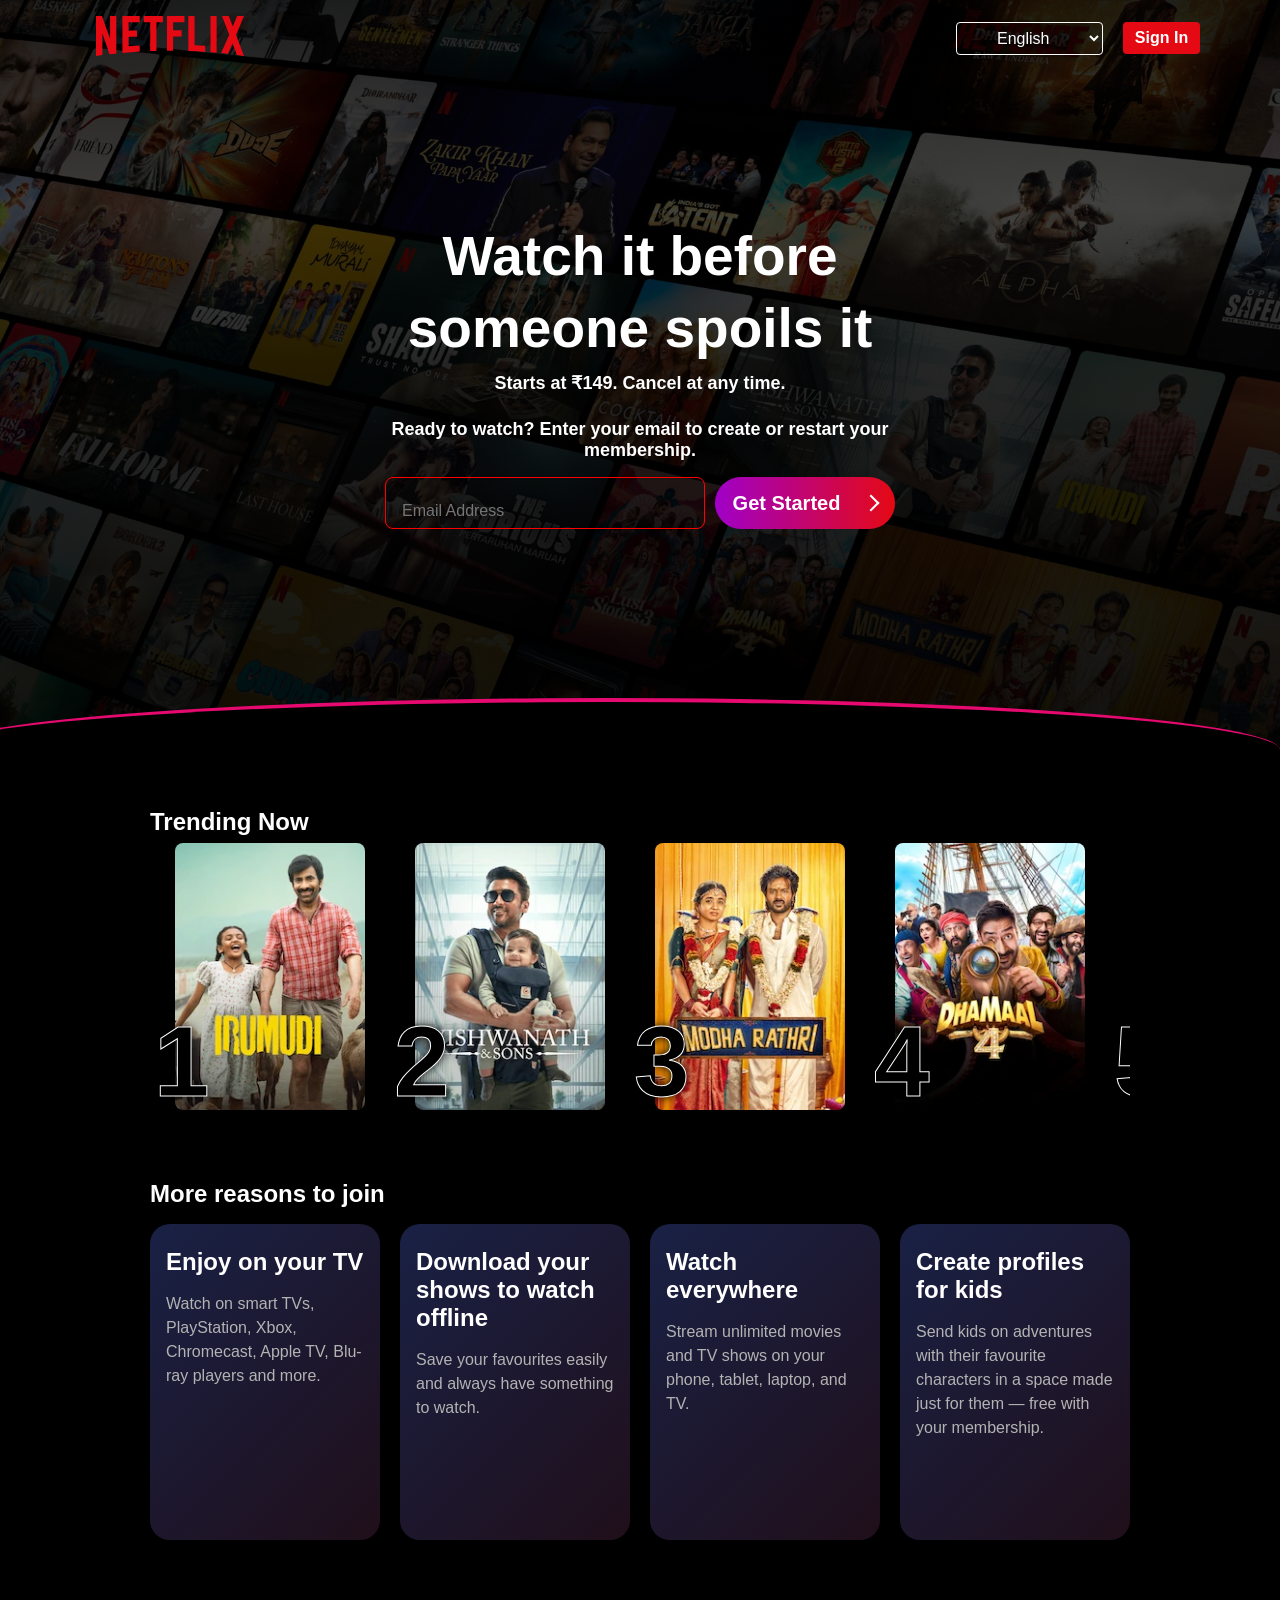
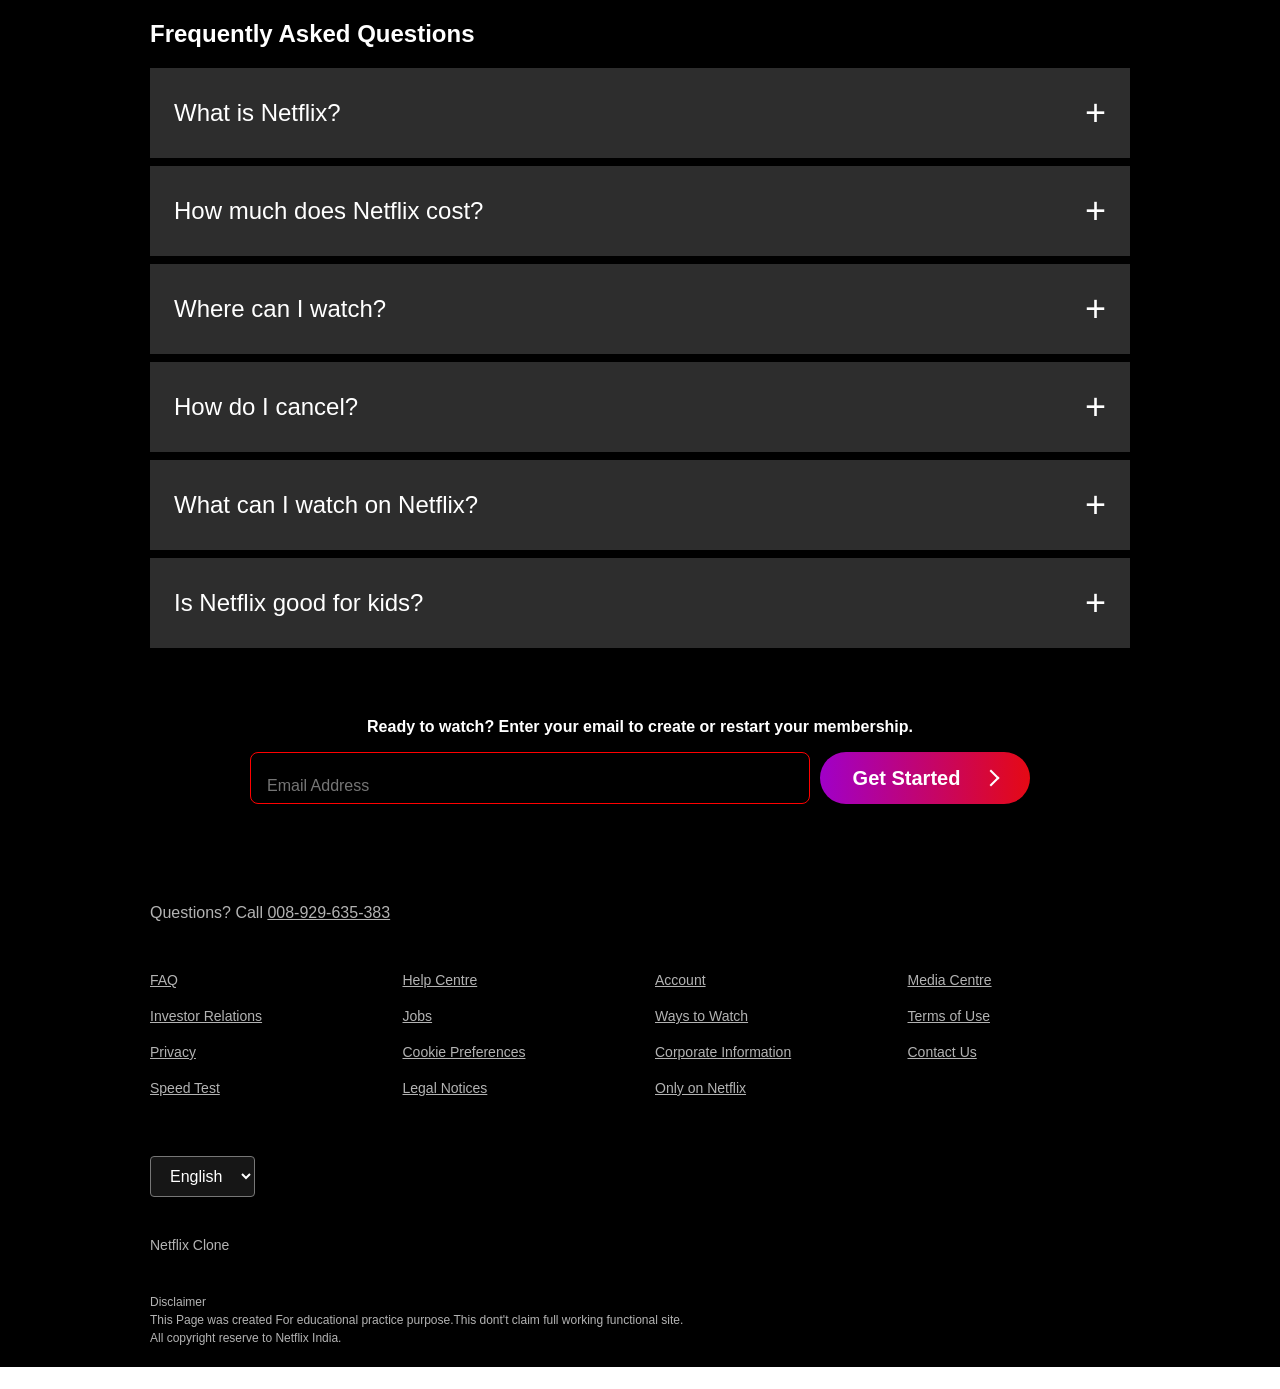
<file: Netflix-clone/index.html>
<!DOCTYPE html>
<html lang="en">

<head>
    <meta charset="UTF-8">
    <meta name="viewport" content="width=device-width, initial-scale=1.0">
    <title>Netflix Clone-Watch Shows Online,Watch Movies Online</title>
    <link href="style.css" rel="stylesheet">
    <link rel="icon" type="image/png" href="./images/netflix-logo2.png">
</head>

<body>
    <div class="hero-wrapper">
        <!-- Added the top navbar contain logo langugae drop-down menu & sighn-in button -->

        <header class="navbar">
            <div class="logo">
                <img src="./images/logo.svg" alt="netflix">
            </div>

            <div class="nav-action">
                <select class="language-btn">
                    <option>English</option>
                    <option>हिन्दी</option>
                </select>
                <button class="signin">Sign In</button>
            </div>
        </header>

        <!-- hero section the front landing page  -->

        <main class="hero-section">
            <section class="hero">
                <div class="hero-content">
                    <h1>Watch it before someone spoils it</h1>
                </div>
                <div class="hero-subtitle">
                    <p>Starts at ₹149. Cancel at any time.</p>
                </div>
                <div class="hero-description">
                    <h3>Ready to watch? Enter your email to create or restart your membership.</h3>
                </div>

                <form class="email-form">
                    <input type="email" placeholder="Email Address" required>
                    <button type="submit">
                        Get Started
                        <span class="arrow"></span>

                    </button>
                </form>
            </section>
        </main>
    </div>
    <div class="content">
        <!-- Movies Trending now section  -->
        <section class="trending">
            <h2>Trending Now</h2>

            <div class="trending-container">
                <div class="movie-card">
                    <span class="rank">1</span>
                    <img src="./images/poster1.png" alt="moive-poster1">
                </div>

                <div class="movie-card">
                    <span class="rank">2</span>
                    <img src="./images/poster2.png" alt="moive-poster2">
                </div>

                <div class="movie-card">
                    <span class="rank">3</span>
                    <img src="./images/poster3.png" alt="moive-poster3">
                </div>

                <div class="movie-card">
                    <span class="rank">4</span>
                    <img src="./images/poster4.png" alt="moive-poster4">
                </div>

                <div class="movie-card">
                    <span class="rank">5</span>
                    <img src="./images/poster5.png" alt="moive-poster5">
                </div>

                <div class="movie-card">
                    <span class="rank">6</span>
                    <img src="./images/poster6.png" alt="moive-poster6">
                </div>

                <div class="movie-card">
                    <span class="rank">7</span>
                    <img src="./images/poster7.png" alt="moive-poster7">
                </div>

                <div class="movie-card">
                    <span class="rank">8</span>
                    <img src="./images/poster8.png" alt="moive-poster8">
                </div>

                <div class="movie-card">
                    <span class="rank">9</span>
                    <img src="./images/poster9.png" alt="moive-poster9">
                </div>

                <div class="movie-card">
                    <span class="rank">10</span>
                    <img src="./images/poster10.png" alt="moive-poster10">
                </div>


            </div>
        </section>
        <section class="reasons">
            <h2>More reasons to join</h2>

            <div class="reason-container">
                <div class="reason-card">
                    <h3>Enjoy on your TV</h3>
                    <p>Watch on smart TVs, PlayStation, Xbox, Chromecast, Apple TV, Blu-ray players and more.</p>
                </div>

                <div class="reason-card">
                    <h3>Download your shows to watch offline</h3>
                    <p>Save your favourites easily and always have something to watch.</p>
                </div>

                <div class="reason-card">
                    <h3>Watch everywhere</h3>
                    <p>Stream unlimited movies and TV shows on your phone, tablet, laptop, and TV.</p>
                </div>

                <div class="reason-card">
                    <h3>Create profiles for kids</h3>
                    <p>Send kids on adventures with their favourite characters in a space made just for them — free with
                        your membership.</p>
                </div>
            </div>

        </section>

        <!-- Frequently Asked Questions -->
        <section class="faq">
            <h2>Frequently Asked Questions</h2>

            <div class="faq-container">
                <details class="faq-items">
                    <summary>
                        What is Netflix?
                        <span class="faq-icon">+</span>
                    </summary>
                    <div class="faq-ans">
                        Netflix is a streaming service that offers a wide variety of award-winning TV shows, movies,
                        anime, documentaries and more – on thousands of internet-connected devices.
                        <br>
                        You can watch as much as you want, whenever you want, without a single ad – all for one low
                        monthly price. There's always something new to discover, and new TV shows and movies are added
                        every week!
                    </div>
                </details>

                <details class="faq-items">
                    <summary>
                        How much does Netflix cost?
                        <span class="faq-icon">+</span>
                    </summary>
                    <div class="faq-ans">
                        Watch Netflix on your smartphone, tablet, Smart TV, laptop, or streaming device, all for one
                        fixed monthly fee. Plans range from ₹149 to ₹649/month.
                    </div>
                </details>

                <details class="faq-items">
                    <summary>
                        Where can I watch?
                        <span class="faq-icon">+</span>
                    </summary>
                    <div class="faq-ans">
                        Watch anywhere, anytime. Sign in with your Netflix account to watch instantly on the web at
                        netflix.com from your personal computer or on any internet-connected device that offers the
                        Netflix app, including smart TVs, smartphones, tablets, streaming media players and game
                        consoles.
                        <br><br>
                        You can also download your favourite shows with the iOS or Android app. Use downloads to watch
                        while you're on the go and without an internet connection. Take Netflix with you anywhere.
                    </div>
                </details>

                <details class="faq-items">
                    <summary>
                        How do I cancel?
                        <span class="faq-icon">+</span>
                    </summary>
                    <div class="faq-ans">
                        Netflix is flexible. You can easily cancel your account online in two clicks. There are no
                        cancellation fees – start or stop your account anytime.
                    </div>
                </details>

                <details class="faq-items">
                    <summary>
                        What can I watch on Netflix?
                        <span class="faq-icon">+</span>
                    </summary>
                    <div class="faq-ans">
                        Netflix has an extensive library of feature films, documentaries, shows, anime, award-winning
                        Netflix originals, and more. Watch as much as you want, anytime you want.
                    </div>
                </details>

                <details class="faq-items">
                    <summary>
                        Is Netflix good for kids?
                        <span class="faq-icon">+</span>
                    </summary>
                    <div class="faq-ans">
                        The Netflix Kids experience is included in your membership to give parents control while kids
                        enjoy family-friendly TV shows and films in their own space.
                        <br><br>
                        Kids profiles come with PIN-protected parental controls that let you restrict the maturity
                        rating of content kids can watch and block specific titles you don’t want kids to see.
                    </div>
                </details>
            </div>
        </section>

        <section class="email-2">
            <div class="hero-description-2">
                <h3>Ready to watch? Enter your email to create or restart your membership.</h3>
            </div>
            <form class="email-form-2">
                <input type="email" placeholder="Email Address" required>
                <button type="submit">
                    Get Started
                    <span class="arrow"></span>

                </button>
            </form>
        </section>

        <footer class="footer">

            <p class="footer-contact">
                Questions? Call
                <a href="tel:8929635383">008-929-635-383</a>
            </p>

            <div class="footer-links">

                <div class="footer-column">
                    <a href="#">FAQ</a>
                    <a href="#">Investor Relations</a>
                    <a href="#">Privacy</a>
                    <a href="#">Speed Test</a>
                </div>

                <div class="footer-column">
                    <a href="#">Help Centre</a>
                    <a href="#">Jobs</a>
                    <a href="#">Cookie Preferences</a>
                    <a href="#">Legal Notices</a>
                </div>

                <div class="footer-column">
                    <a href="#">Account</a>
                    <a href="#">Ways to Watch</a>
                    <a href="#">Corporate Information</a>
                    <a href="#">Only on Netflix</a>
                </div>

                <div class="footer-column">
                    <a href="#">Media Centre</a>
                    <a href="#">Terms of Use</a>
                    <a href="#">Contact Us</a>
                </div>

            </div>

            <div class="footer-language">
                <select>
                    <option value="en">English</option>
                    <option value="hi">हिन्दी</option>
                </select>
            </div>

            <p class="footer-country">Netflix Clone</p>

            <p class="footer-disclaimer">
                Disclaimer
                <br>
                This Page was created For educational practice purpose.This dont't claim full working functional site.
                <br>
                All copyright reserve to Netflix India. 
            </p>

        </footer>
    </div>
</body>

</html>
</file>
<file: Netflix-clone/style.css>
* {
    margin:0px;
    padding:0px;
    box-sizing:border-box;
    font-family: Arial, sans-serif;
}

/* Common Background */

.hero-wrapper {
    width: 100%;
    min-height: 680px;

    background:
        linear-gradient(
            to bottom,
            rgba(0, 0, 0, 0.85) 0%,
            rgba(0, 0, 0, 0.65) 30%,
            rgba(0 ,0 , 0,0.80) 50%,
            rgba(0, 0, 0, 0.90) 100%
        ),
        url("./images/hero-background.jpg");

    background-size: cover;
    background-position: center;
    background-repeat: no-repeat;
}

/* Nav Bar */
.navbar {
    padding:0px 80px;
    margin:-22px 0px 0px;
    width:100%;
    height:120px;
    display:flex;
    justify-content:space-between;
    align-items:center;
    z-index:10;
}

.logo img {
    height:100%;
    width:148px;
    margin:0px 0px 0px 16px;
}

.nav-action {
    display:flex;
    align-items:center;
    gap:20px;
}
.nav-action button {
    border-radius:4px;
    width:77px;
    height:32px;
    font-size:16px;
    color:white;
    background-color:#e50914;
    border:0;
    font-weight:bold;
    cursor:pointer;
}

.language-btn {
    padding:6px 36px 6px 36px;
    background-color:transparent;
    border:1px solid white;
    border-radius:4px;
    font-size:16px;
    color:white;
    cursor:pointer;
}

.language-btn option {
    background-color:white;
    color:black;
}

/* Hero Section */
.hero-section {
    min-height:592px;
    display:flex;
    margin:-32px 0px 0px;
    justify-content:center;
    align-items:center;
    text-align:center;
    padding:0px 32px 32px;
    color:white;
}
.hero {
    width: 100%;
    min-height: 650px;
    display: flex;
    flex-direction: column;
    justify-content: center;
    align-items: center;
    text-align: center;
    padding: 0px 32px 32px;
}

.hero h1 {
    font-size:55px;
    font-weight:800;
    line-height:1.3;
    margin-bottom:8px;
    max-width: 600px;
    text-align: center;
}

.hero-subtitle p {
    max-width:600px;
    font-size: 18px;
    font-weight: 600;
    margin:0px 0px 25px;
}

.hero-description h3{
    font-size: 18px;
    text-align: center;
    max-width: 600px;
}

/* Email form */
.email-form {
    display:flex;
    justify-content:center;
    gap:10px;
    padding:16px 0px 0px;

}
.email-form input {
    flex:1;
    background-color:transparent;
    border:1px solid red;
    border-radius:8px;
    min-width:320px;
    padding:24px 16px 8px;
    font-size:16px;
    color:white;
    text-align:left;
    
}


.email-form button {
    display:flex;
    align-items: center;
    justify-content: center;
    gap: 25px;
    min-width:180px;
    font-size: 20px;
    font-weight: bold;
    color: white;
    background: linear-gradient(to right, #a000c8, #e50914);
    border: none;
    border-radius: 50px;
    cursor: pointer;
    
}
/* For arrow right of Get started button */
.arrow {
    width: 12px;
    height: 12px;
    border-top: 2px solid white;
    border-right: 2px solid white;
    transform: rotate(45deg);
}

/* trending now movie card section  */
.content {
    background-color:black;
    color:white;
    padding:60px 150px 0px;
    position: relative;
}

/* Curved pink separator */

.trending::before {
    content: "";
    position: absolute;
    top: -50px;
    left: -5%; 
    width: 105%;
    height: 100px;

    border-top: 4px solid #e50970;
    border-radius: 50% 50% 0 0;

    background-color:black;
    z-index: 1;
}


.trending h2 {
    font-size:24px;
    font-weight:700;
}

.trending-container {
    display:flex;
    
    margin:0px 0px 64px;
    overflow-x: auto;
    overflow-y: hidden;
    
    
}

/* movie crd */

.movie-card {
    flex: 0 0 240px;
    
    height: 280px;
    border-radius: 10px;
    overflow: visible;
    cursor: pointer;
    padding:6.5px 25px;
    position:relative;
    transition: transform 0.4s ease;
    
}

.movie-card:hover {
    transform: scale(1.05);
    z-index: 5;
}

.movie-card img {
    width:100%;
    height: 100%;
    object-fit: cover;
    display: block;
    border-radius: 8px;
    position: relative;
    z-index: 1;
}

/* Movie Ranking */

.rank {
    position:absolute;
    bottom:5px;
    left:4px;
    font-size:100px;
    font-weight:700;
    z-index:2;
    color:black;
    -webkit-text-stroke: 1px white;
    text-shadow: 0px 0px 10px black;
    line-height: 1;
}

/* More REASON SECTION */

.reasons h2 {
    font-size:24px;
    margin:16px 0px 0px;
}

.reason-container {
    display:flex;
    gap:20px;
    margin:16px 0px 0px;
    flex-wrap: wrap;
}

.reason-card {
    flex:1;
    padding:24px 16px 100px;
    min-height:275px;
    background: linear-gradient(
        135deg,
        #192145,
        #200f1a
    );
    border-radius: 20px;
}

.reason-card h3 {
    font-size:24px;
    margin:0px 0px 16px;

}
.reason-card p{
    font-size:16px;
    color: #b3b3b3;
    line-height:1.5;
}

/* Faq Section */

.faq {
    margin:0px 0px 40px;
    max-width:1200;

}

.faq h2 {
    font-size:24px;
    margin:80px 0px 20px;
}

.faq-container {
    display:flex;
    flex-direction:column;
    gap:8px;
}

.faq-items {
    background-color: #2d2d2d;
    color: white;
}

.faq-items summary {
    font-size:24px;
    padding:24px;
    display:flex;
    justify-content:space-between;
    align-items:center;
    cursor:pointer;

}

.faq-icon {
    font-size: 36px;
    font-weight: 100;
    transition: transform 0.3s ease;
}

.faq-items[open] .faq-icon {
    transform: rotate(45deg);
}

.faq-ans {
    padding: 24px;
    font-size: 22px;
    line-height: 1.5;
    border-top: 1px solid black;
}


/* 2ns email form */
.email-2 {
    padding-top: 30px;
    display:flex;
    flex-direction:column;
    justify-content:center;
    align-items: center;
}

.hero-description-2 h3{
    font-size: 16px;
    text-align: center;
    max-width: 800px;
}

.email-form-2 {
    display:flex;
    justify-content:center;
    gap:10px;
    width: 100%;
    max-width: 780px;
    padding:16px 0px 0px;

}
.email-form-2 input {
    flex:1;
    background-color:transparent;
    border:1px solid red;
    border-radius:8px;
    min-width:320px;
    padding:24px 16px 8px;
    font-size:16px;
    color:white;
    text-align:left;
    
}


.email-form-2 button {
    display:flex;
    align-items: center;
    justify-content: center;
    gap: 25px;
    min-width:210px;
    font-size: 20px;
    font-weight: bold;
    color: white;
    background: linear-gradient(to right, #a000c8, #e50914);
    border: none;
    border-radius: 50px;
    cursor: pointer;
    
}


/* Footer */

.footer {
    max-width: 1200px;
    margin: 80px auto 0px;
    padding: 20px 0;
    color: #b3b3b3;
}

.footer-contact {
    margin-bottom: 50px;
    font-size: 16px;
}

.footer-contact a {
    color: #b3b3b3;
}

.footer-links {
    display: grid;
    grid-template-columns: repeat(4, 1fr);
    gap: 30px;
}

.footer-column {
    display: flex;
    flex-direction: column;
    gap: 20px;
}

.footer-column a {
    color: #b3b3b3;
    font-size: 14px;
    text-decoration: underline;
}

.footer-language {
    margin-top: 60px;
}

.footer-language select {
    padding: 10px 15px;
    background-color: #161616;
    color: white;
    border: 1px solid #777;
    border-radius: 4px;
    font-size: 16px;
}

.footer-country {
    margin-top: 40px;
    font-size: 14px;
}

.footer-disclaimer {
    margin-top: 40px;
    font-size: 12px;
    line-height:1.5;
}
</file>
